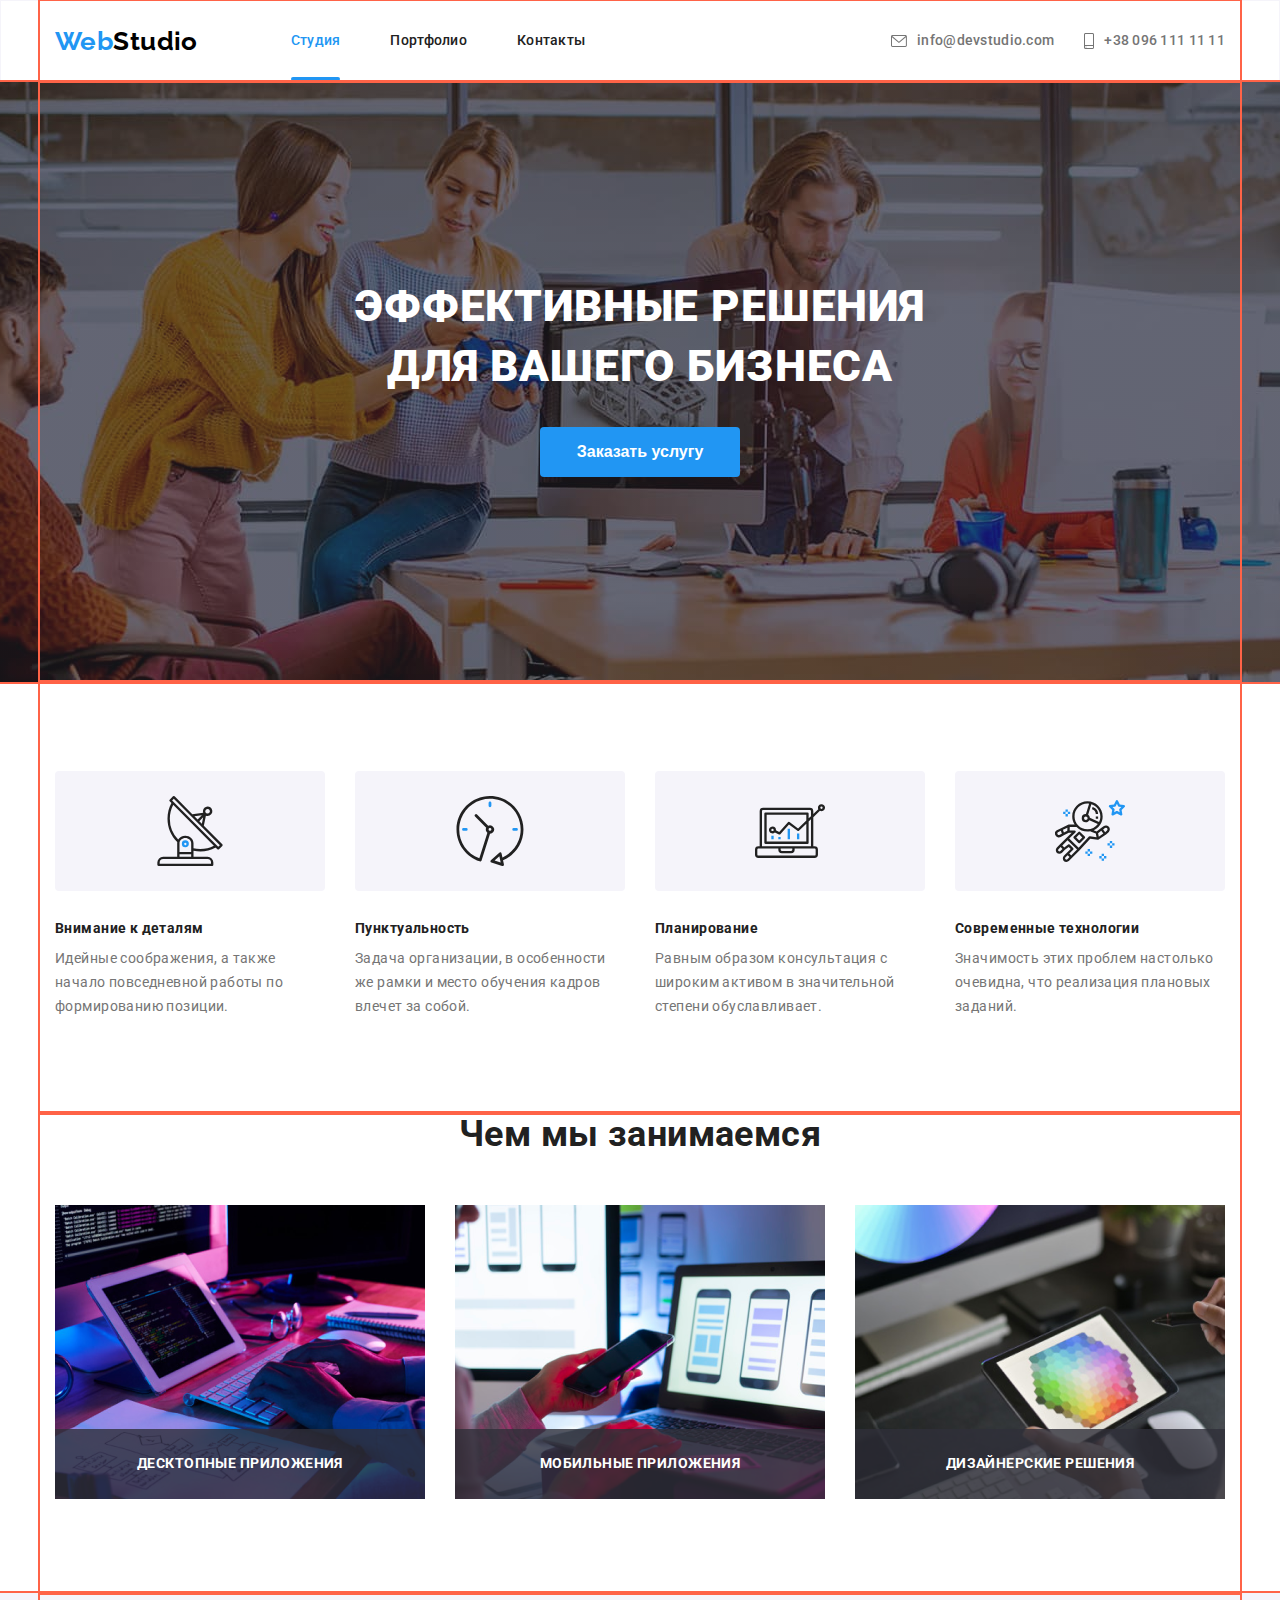
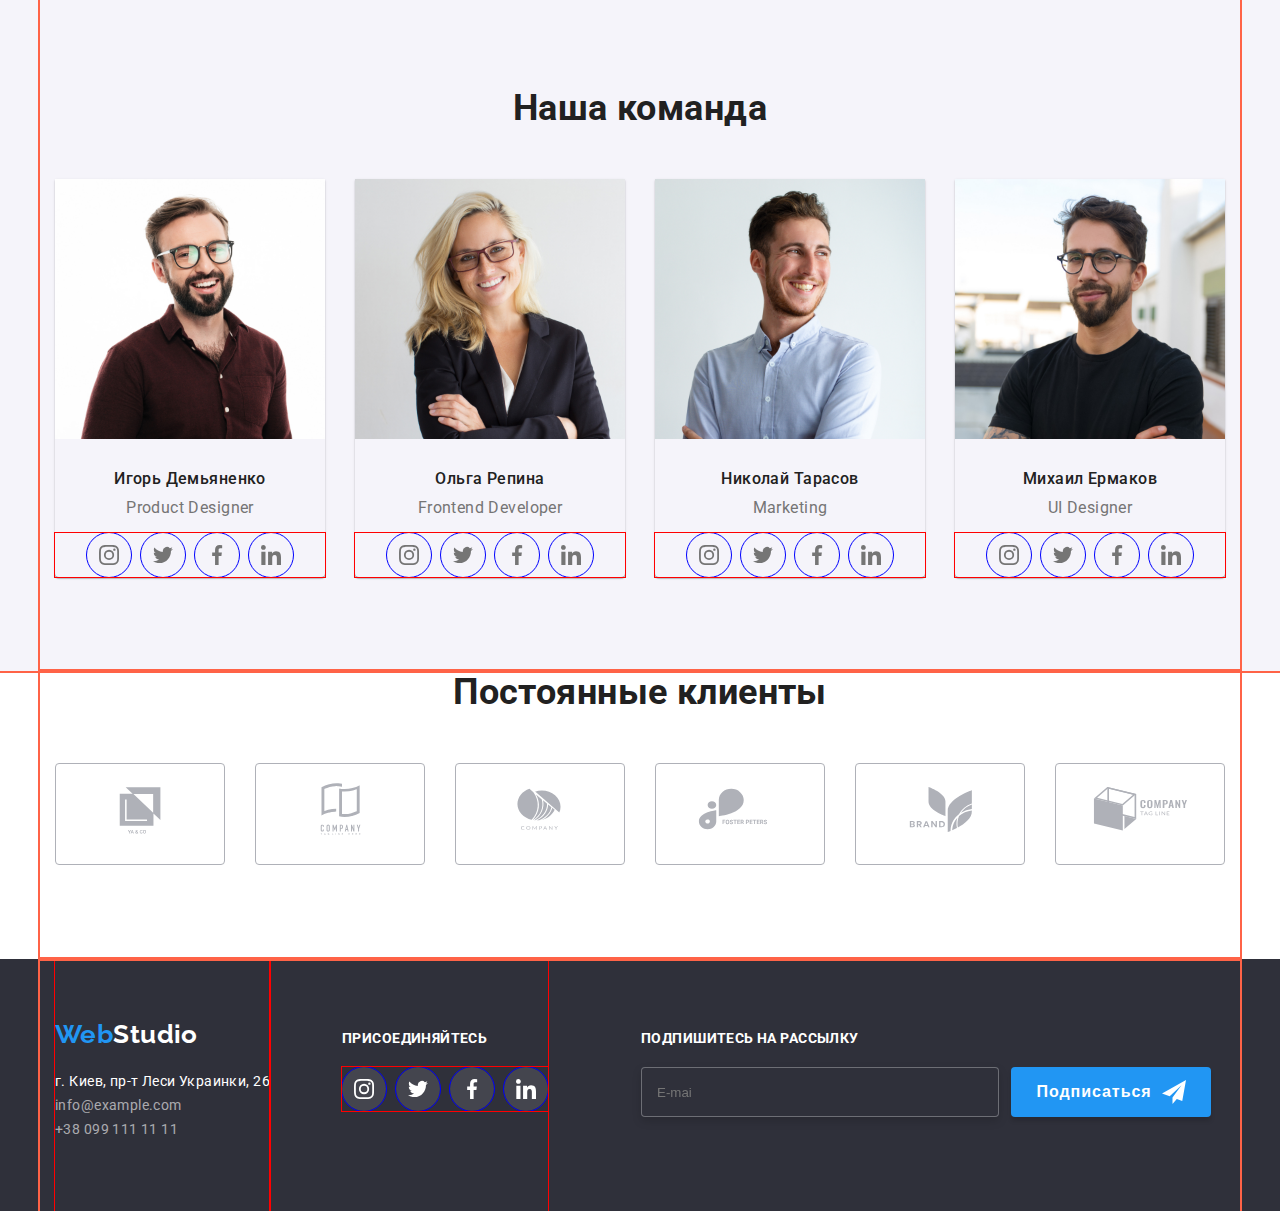
<file: index.html>
<!DOCTYPE html>
<html lang="ru">
  <head>
    <meta charset="UTF-8" />
    <meta http-equiv="X-UA-Compatible" content="IE=edge" />
    <meta name="viewport" content="width=device-width, initial-scale=1.0" />
    <title>Document</title>

    <link rel="preconnect" href="https://fonts.googleapis.com" />
    <link rel="preconnect" href="https://fonts.gstatic.com" crossorigin />
    <link
      href="https://fonts.googleapis.com/css2?family=Edu+VIC+WA+NT+Beginner:wght@400;500;600&family=Raleway:wght@700&family=Roboto:wght@400;500;700;900&display=swap"
      rel="stylesheet"
    />
    <link
      rel="stylesheet"
      href="https://cdnjs.cloudflare.com/ajax/libs/modern-normalize/1.1.0/modern-normalize.min.css"
      integrity="sha512-wpPYUAdjBVSE4KJnH1VR1HeZfpl1ub8YT/NKx4PuQ5NmX2tKuGu6U/JRp5y+Y8XG2tV+wKQpNHVUX03MfMFn9Q=="
      crossorigin="anonymous"
      referrerpolicy="no-referrer"
    />

    <link rel="stylesheet" href="./css/common.css" />
    <link rel="stylesheet" href="./css/main.css" />
  </head>
  <body>
    <!--Шапка сайта-->
    <header>
      <div class="container main-nav">
        <nav>
          <a href="./" class="logo"> <span>Web</span>Studio </a>

          <ul class="site-nav">
            <li class="item"><a href="" class="current">Студия</a></li>
            <li class="item"><a href="./portfolio.html">Портфолио</a></li>
            <li class="item"><a href="">Контакты</a></li>
          </ul>
        </nav>

        <ul class="contacts">
          <li class="item" aria-label="Имейл">
            <svg class="icon-envelope" width="16" height="12">
              <use href="./images/icons.svg#icon-envelope"></use>
            </svg>
            <a href="mailto:info@devstudio.com">info@devstudio.com</a>
          </li>
          <li class="item" aria-label="Номер телефона">
            <svg class="icon-smartphone" width="10" height="16">
              <use href="./images/icons.svg#icon-smartphone"></use>
            </svg>
            <a href="tel:+380961111111">+38 096 111 11 11</a>
          </li>
        </ul>
      </div>
    </header>

    <main>
      <!--Герой-->
      <section class="hero">
        <div class="container">
          <h1 class="hero-title">
            Эффективные решения <br />для вашего бизнеса
          </h1>
          <button type="button" class="button primary" data-modal-open>
            Заказать услугу
          </button>
        </div>
      </section>
      <!--Преимущества-->
      <section class="section">
        <div class="container">
          <h2 class="visually-hidden">Наши преимущества</h2>
          <ul class="quality">
            <li class="list-item">
              <div class="icon">
                <svg class="icon-antenna" width="70" height="70">
                  <use href="./images/icons.svg#icon-antenna"></use>
                </svg>
              </div>
              <h3 class="section-title">Внимание к деталям</h3>
              <p class="section-text">
                Идейные соображения, а также начало повседневной работы по
                формированию позиции.
              </p>
            </li>
            <li class="list-item">
              <div class="icon">
                <svg class="icon-clock" width="70" height="70">
                  <use href="./images/icons.svg#icon-clock"></use>
                </svg>
              </div>
              <h3 class="section-title">Пунктуальность</h3>
              <p class="section-text">
                Задача организации, в особенности же рамки и место обучения
                кадров влечет за собой.
              </p>
            </li>
            <li class="list-item">
              <div class="icon">
                <svg class="icon-diagram" width="70" height="70">
                  <use href="./images/icons.svg#icon-diagram"></use>
                </svg>
              </div>
              <h3 class="section-title">Планирование</h3>
              <p class="section-text">
                Равным образом консультация с широким активом в значительной
                степени обуславливает.
              </p>
            </li>
            <li class="list-item">
              <div class="icon">
                <svg class="icon-astronaut" width="70" height="70">
                  <use href="./images/icons.svg#icon-astronaut"></use>
                </svg>
              </div>
              <h3 class="section-title">Современные технологии</h3>
              <p class="section-text">
                Значимость этих проблем настолько очевидна, что реализация
                плановых заданий.
              </p>
            </li>
          </ul>
        </div>
      </section>
      <!--Примеры работ-->
      <section class="section works">
        <div class="container">
          <h2 class="section-title">Чем мы занимаемся</h2>
          <ul class="works-item">
            <li>
              <div class="thumb">
                <img
                  src="./images/box1.png"
                  alt="Отображение проекта на планшете"
                  width="370"
                />
                <p class="label">Десктопные приложения</p>
              </div>
            </li>
            <li>
              <div class="thumb">
                <img
                  src="./images/box2.png"
                  alt="Отображение проекта на смартфоне"
                  width="370"
                />
                <p class="label">Мобильные приложения</p>
              </div>
            </li>
            <li>
              <div class="thumb">
                <img
                  src="./images/box3.png"
                  alt="Отображение цветоого градиента на планшете"
                  width="370"
                />
                <p class="label">Дизайнерские решения</p>
              </div>
            </li>
          </ul>
        </div>
      </section>
      <!--Команда работников-->
      <section class="section team">
        <div class="container">
          <h2 class="section-title">Наша команда</h2>
          <ul class="workers">
            <li class="person">
              <img
                src="./images/teamcard1.jpg"
                alt="Игорь Демьяненко дизайнер"
                width="270"
              />
              <h3 class="team-title">Игорь Демьяненко</h3>
              <p class="job-title" lang="en">Product Designer</p>
              <ul class="webs-link">
                <li>
                  <a class="link" href="instagram"></a>
                  <svg
                    class="webs-link-icon icon-instagram"
                    width="20"
                    height="20"
                  >
                    <use href="./images/icons.svg#icon-instagram"></use>
                  </svg>
                </li>
                <li>
                  <a class="link" href="twiter"></a>
                  <svg
                    class="webs-link-icon icon-twiter"
                    width="20"
                    height="20"
                  >
                    <use href="./images/icons.svg#icon-twitter"></use>
                  </svg>
                </li>
                <li>
                  <a class="link" href="facebook"></a>
                  <svg
                    class="webs-link-icon icon-facebook"
                    width="20"
                    height="20"
                  >
                    <use href="./images/icons.svg#icon-facebook"></use>
                  </svg>
                </li>
                <li>
                  <a class="link" href="linkedin"></a>
                  <svg
                    class="webs-link-icon icon-linkedin"
                    width="20"
                    height="20"
                  >
                    <use href="./images/icons.svg#icon-linkedin"></use>
                  </svg>
                </li>
              </ul>
            </li>
            <li class="person">
              <img
                src="./images/teamcard2.jpg"
                alt="Ольга Репина разработчик"
                width="270"
              />
              <h3 class="team-title">Ольга Репина</h3>
              <p class="job-title" lang="en">Frontend Developer</p>
              <ul class="webs-link">
                <li>
                  <a class="link" href="instagram"></a>
                  <svg
                    class="webs-link-icon icon-instagram"
                    width="20"
                    height="20"
                  >
                    <use href="./images/icons.svg#icon-instagram"></use>
                  </svg>
                </li>
                <li>
                  <a class="link" href="twiter"></a>
                  <svg
                    class="webs-link-icon icon-twiter"
                    width="20"
                    height="20"
                  >
                    <use href="./images/icons.svg#icon-twitter"></use>
                  </svg>
                </li>
                <li>
                  <a class="link" href="facebook"></a>
                  <svg
                    class="webs-link-icon icon-facebook"
                    width="20"
                    height="20"
                  >
                    <use href="./images/icons.svg#icon-facebook"></use>
                  </svg>
                </li>
                <li>
                  <a class="link" href="linkedin"></a>
                  <svg
                    class="webs-link-icon icon-linkedin"
                    width="20"
                    height="20"
                  >
                    <use href="./images/icons.svg#icon-linkedin"></use>
                  </svg>
                </li>
              </ul>
            </li>
            <li class="person">
              <img
                src="./images/teamcard3.jpg"
                alt="Николай Тарасов маркетолог"
                width="270"
              />
              <h3 class="team-title">Николай Тарасов</h3>
              <p class="job-title" lang="en">Marketing</p>
              <ul class="webs-link">
                <li>
                  <a class="link" href="instagram"></a>
                  <svg
                    class="webs-link-icon icon-instagram"
                    width="20"
                    height="20"
                  >
                    <use href="./images/icons.svg#icon-instagram"></use>
                  </svg>
                </li>
                <li>
                  <a class="link" href="twiter"></a>
                  <svg
                    class="webs-link-icon icon-twiter"
                    width="20"
                    height="20"
                  >
                    <use href="./images/icons.svg#icon-twitter"></use>
                  </svg>
                </li>
                <li>
                  <a class="link" href="facebook"></a>
                  <svg
                    class="webs-link-icon icon-facebook"
                    width="20"
                    height="20"
                  >
                    <use href="./images/icons.svg#icon-facebook"></use>
                  </svg>
                </li>
                <li>
                  <a class="link" href="linkedin"></a>
                  <svg
                    class="webs-link-icon icon-linkedin"
                    width="20"
                    height="20"
                  >
                    <use href="./images/icons.svg#icon-linkedin"></use>
                  </svg>
                </li>
              </ul>
            </li>
            <li class="person">
              <img
                src="./images/teamcard4.jpg"
                alt="Михаил Ермаков дизайнер"
                width="270"
              />
              <h3 class="team-title">Михаил Ермаков</h3>
              <p class="job-title" lang="en">UI Designer</p>
              <ul class="webs-link">
                <li>
                  <a class="link" href="instagram"></a>
                  <svg
                    class="webs-link-icon icon-instagram"
                    width="20"
                    height="20"
                  >
                    <use href="./images/icons.svg#icon-instagram"></use>
                  </svg>
                </li>
                <li>
                  <a class="link" href="twiter"></a>
                  <svg
                    class="webs-link-icon icon-twiter"
                    width="20"
                    height="20"
                  >
                    <use href="./images/icons.svg#icon-twitter"></use>
                  </svg>
                </li>
                <li>
                  <a class="link" href="facebook"></a>
                  <svg
                    class="webs-link-icon icon-facebook"
                    width="20"
                    height="20"
                  >
                    <use href="./images/icons.svg#icon-facebook"></use>
                  </svg>
                </li>
                <li>
                  <a class="link" href="linkedin"></a>
                  <svg
                    class="webs-link-icon icon-linkedin"
                    width="20"
                    height="20"
                  >
                    <use href="./images/icons.svg#icon-linkedin"></use>
                  </svg>
                </li>
              </ul>
            </li>
          </ul>
        </div>
      </section>
      <!-- Постоянные клиенты -->
      <section>
        <div class="container">
          <h2 class="titel-clients">Постоянные клиенты</h2>
          <ul class="list-clients">
            <li class="client">
              <span class="visually-hidden">YA & CO</span>
              <svg class="client-logo" width="106" height="60">
                <use href="./images/icons.svg#icon-Logo"></use>
              </svg>
            </li>
            <li class="client">
              <span class="visually-hidden">Company tagline here</span>
              <svg class="client-logo" width="106" height="60">
                <use href="./images/icons.svg#icon-Logo1"></use>
              </svg>
            </li>
            <li class="client">
              <span class="visually-hidden">Company</span>
              <svg class="client-logo" width="106" height="60">
                <use href="./images/icons.svg#icon-Logo2"></use>
              </svg>
            </li>
            <li class="client">
              <span class="visually-hidden">Foster peters</span>
              <svg class="client-logo" width="106" height="60">
                <use href="./images/icons.svg#icon-Logo3"></use>
              </svg>
            </li>
            <li class="client">
              <span class="visually-hidden">Brand</span>
              <svg class="client-logo" width="106" height="60">
                <use href="./images/icons.svg#icon-Logo4"></use>
              </svg>
            </li>
            <li class="client">
              <span class="visually-hidden">Company tag line</span>
              <svg class="client-logo" width="106" height="60">
                <use href="./images/icons.svg#icon-Logo5"></use>
              </svg>
            </li>
          </ul>
        </div>
      </section>
    </main>
    <!--Футер-->
    <footer class="footer">
      <div class="container">
        <div class="guide">
          <a href="./" class="logo"> <span>Web</span>Studio </a>
          <address class="footer address">
            <p>г. Киев, пр-т Леси Украинки, 26</p>
            <a class="link" href="mailto:info@example.com">info@example.com</a>
            <a class="link" href="tel:+0380991111111">+38 099 111 11 11</a>
          </address>
        </div>
        <div class="webs">
          <h3>присоединяйтесь</h3>
          <ul class="footer-webs-link">
            <li>
              <a class="link icon-instagram" href="instagram"></a>
              <svg class="footer-links" width="20" height="20">
                <use href="./images/icons.svg#icon-instagramwhite"></use>
              </svg>
            </li>
            <li>
              <a class="link icon-twiter" href="twiter"></a>
              <svg class="footer-links" width="20" height="20">
                <use href="./images/icons.svg#icon-twitterwhite"></use>
              </svg>
            </li>
            <li>
              <a class="link icon-facebook" href="facebook"></a>
              <svg class="footer-links" width="20" height="20">
                <use href="./images/icons.svg#icon-facebookwhite"></use>
              </svg>
            </li>
            <li>
              <a class="link icon-linkedin" href="linkedin"></a>
              <svg class="footer-links" width="20" height="20">
                <use href="./images/icons.svg#icon-linkedinwhite"></use>
              </svg>
            </li>
          </ul>
        </div>
        <div class="follow">
          <h3>Подпишитесь на рассылку</h3>
          <form class="form-follow">
            <div class="form-field-follow">
              <label for="mail" class="form-label visually-hidden">Почта</label>
              <input type="email" name="mail" id="mail" placeholder="E-mai" />

              <button type="submit" class="button-follow">
                <span>Подписаться</span>
                <svg class="icon-button-follow" width="24" height="24">
                  <use href="./images/icons.svg#icon-send"></use>
                </svg>
              </button>
            </div>
          </form>
        </div>
      </div>
    </footer>
    <!-- Бэкдроп и модальное окно -->
    <div class="backdrop is-hidden" data-modal>
      <div class="modal">
        <form class="form js-speaker-form">
          <div class="form-button">
            <button class="button-close" aria-label="Закрыть" data-modal-close>
              <svg class="icon-button-close" width="18" height="18">
                <use href="./images/icons.svg#icon-close"></use>
              </svg>
            </button>
          </div>

          <h2 class="form-title">Оставьте свои данные, мы вам перезвоним</h2>

          <div class="form-field">
            <label for="name" class="form-label">Имя</label>
            <div class="thumb-form">
              <input class="form-input" type="text" name="name" id="name" />
              <svg class="icon-form" width="18" height="18">
                <use href="./images/icons.svg#icon-person"></use>
              </svg>
            </div>
          </div>

          <div class="form-field">
            <label for="tel" class="form-label">Телефон</label>
            <div class="thumb-form">
              <input type="tel" name="tel" id="tel" />
              <svg class="icon-form" width="18" height="18">
                <use href="./images/icons.svg#icon-phone"></use>
              </svg>
            </div>
          </div>

          <div class="form-field">
            <label for="mail" class="form-label">Почта</label>
            <div class="thumb-form">
              <input type="email" name="mail" id="mail" />
              <svg class="icon-form" width="18" height="18">
                <use href="./images/icons.svg#icon-email"></use>
              </svg>
            </div>
          </div>

          <div class="form-field">
            <label for="comment" class="form-label">Коментарий</label>
            <textarea
              name="comment"
              id="comment"
              rows="10"
              placeholder="Введите текст"
            ></textarea>
          </div>

          <label class="form-field check-label">
            <input
              class="checkbox visually-hidden"
              type="checkbox"
              name="agreement"
              value="agreement"
            />
            <span class="checkbox-icon"></span>
            <span>Соглашаюсь с рассылкой и принимаю </span>
            <a class="check-link" href=""> Условия договора</a>
          </label>

          <button type="submit" class="button-submit">Отправить</button>
        </form>
      </div>
    </div>
    <script src="./modal.js"></script>
    <script src="./submit.js"></script>
  </body>
</html>
</file>
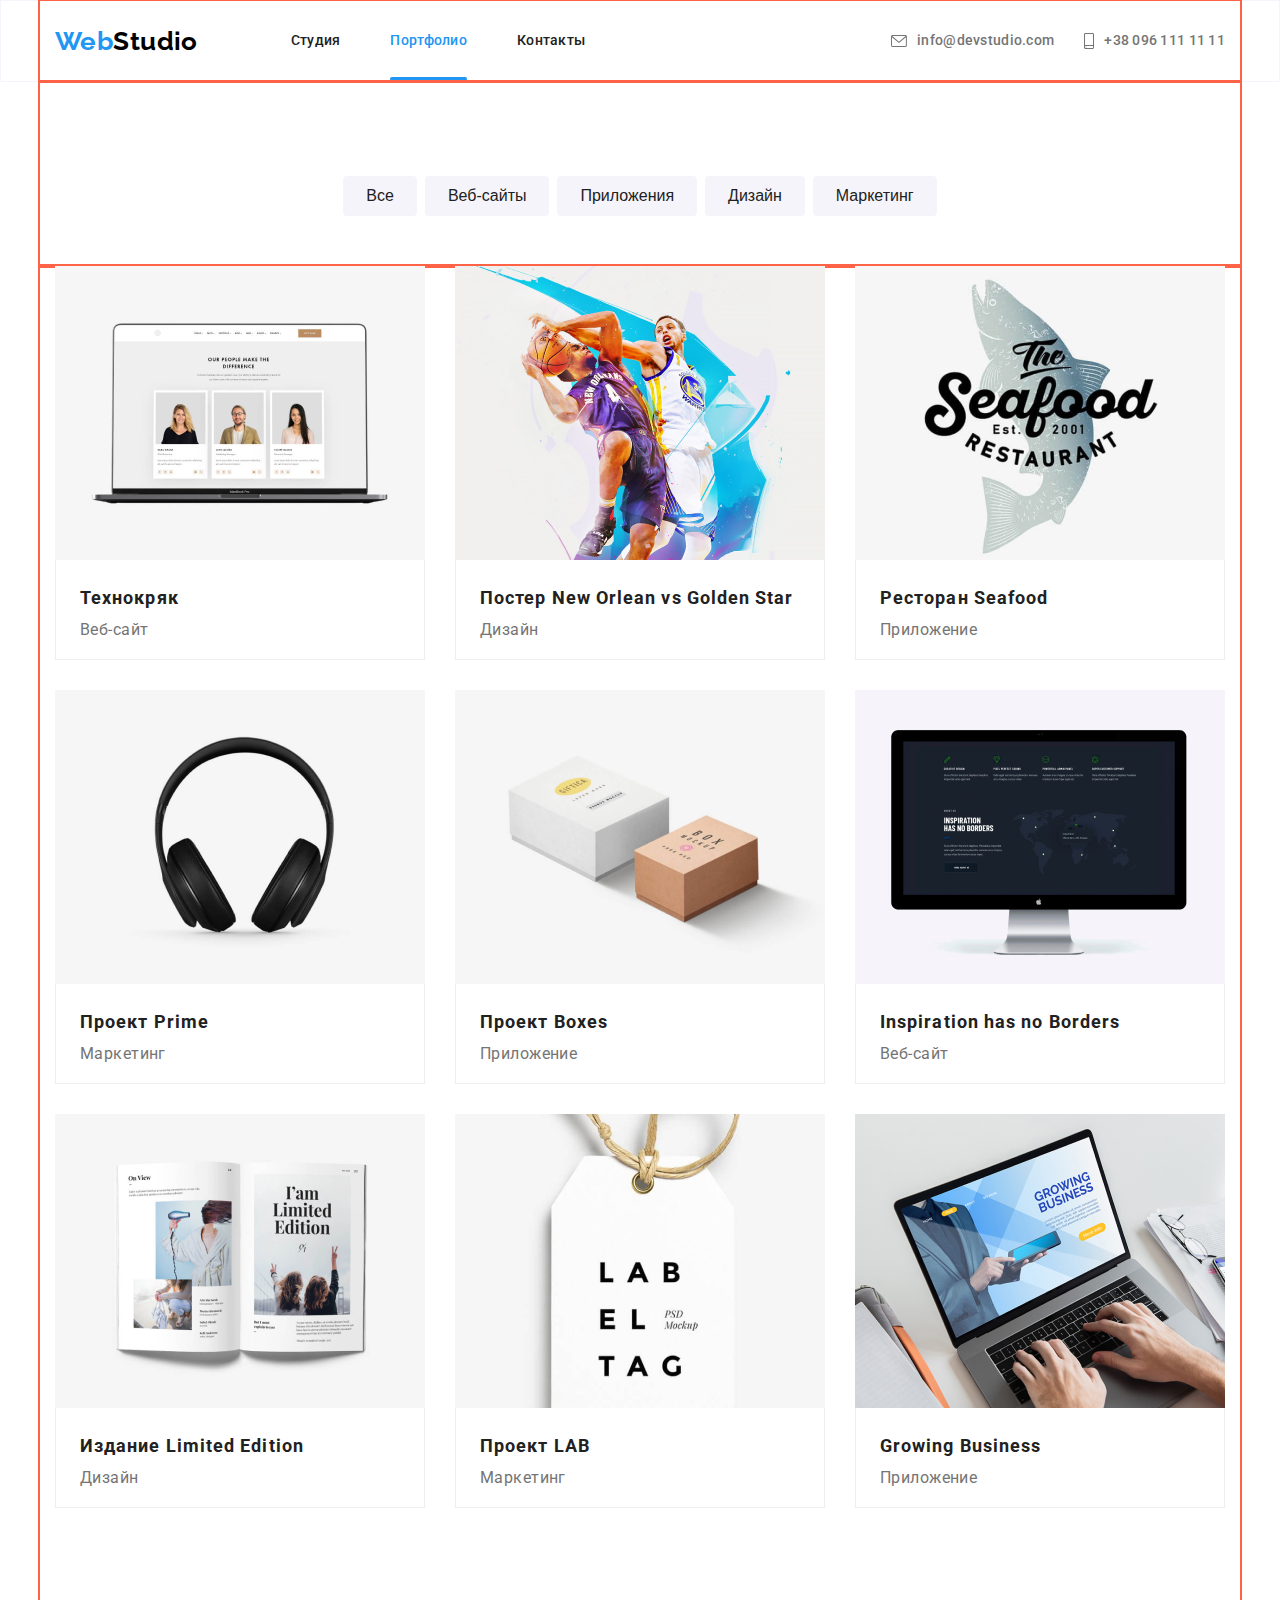
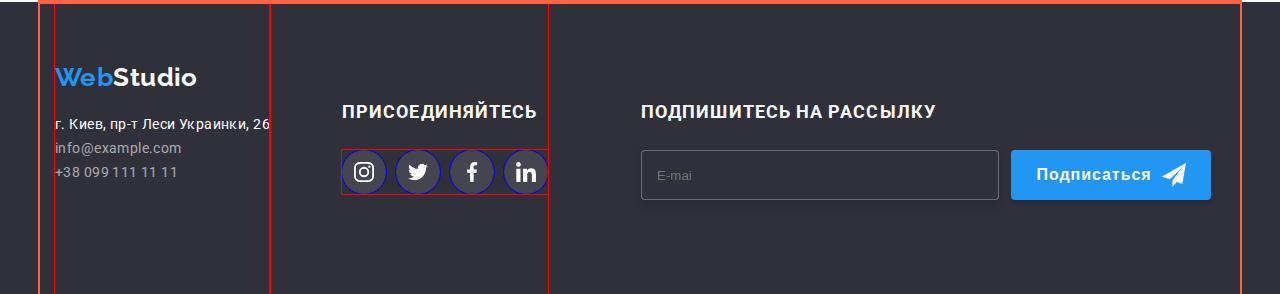
<file: portfolio.html>
<!DOCTYPE html>
<html lang="ru">
  <head>
    <meta charset="UTF-8" />
    <meta http-equiv="X-UA-Compatible" content="IE=edge" />
    <meta name="viewport" content="width=device-width, initial-scale=1.0" />
    <title>Document</title>

    <link rel="preconnect" href="https://fonts.googleapis.com" />
    <link rel="preconnect" href="https://fonts.gstatic.com" crossorigin />
    <link
      href="https://fonts.googleapis.com/css2?family=Edu+VIC+WA+NT+Beginner:wght@400;500;600&family=Raleway:wght@700&family=Roboto:wght@400;500;700;900&display=swap"
      rel="stylesheet"
    />

    <link
      rel="stylesheet"
      href="https://cdnjs.cloudflare.com/ajax/libs/modern-normalize/1.1.0/modern-normalize.min.css"
      integrity="sha512-wpPYUAdjBVSE4KJnH1VR1HeZfpl1ub8YT/NKx4PuQ5NmX2tKuGu6U/JRp5y+Y8XG2tV+wKQpNHVUX03MfMFn9Q=="
      crossorigin="anonymous"
      referrerpolicy="no-referrer"
    />

    <link rel="stylesheet" href="./css/common.css" />
    <link rel="stylesheet" href="./css/portfolio.css" />
  </head>
  <body>
    <h1 class="visually-hidden">Страница портфолио</h1>

    <!--Шапка сайта-->
    <header>
      <div class="container main-nav">
        <nav>
          <a href="./" class="logo"> <span>Web</span>Studio </a>

          <ul class="site-nav">
            <li class="item"><a href="./index.html">Студия</a></li>
            <li class="item">
              <a href="./portfolio.html" class="current">Портфолио</a>
            </li>
            <li class="item"><a href="">Контакты</a></li>
          </ul>
        </nav>

        <ul class="contacts">
          <li class="item" aria-label="Имейл">
            <svg class="icon-envelope" width="16" height="12">
              <use href="./images/icons.svg#icon-envelope"></use>
            </svg>
            <a href="mailto:info@devstudio.com">info@devstudio.com</a>
          </li>
          <li class="item" aria-label="Номер телефона">
            <svg class="icon-smartphone" width="10" height="16">
              <use href="./images/icons.svg#icon-smartphone"></use>
            </svg>
            <a href="tel:+380961111111">+38 096 111 11 11</a>
          </li>
        </ul>
      </div>
    </header>

    <main>
      <!--Навигационные кнопки-->
      <section class="button">
        <div class="container">
          <ul class="button-nav">
            <li><button type="button" class="nav">Все</button></li>
            <li><button type="button" class="nav">Веб-сайты</button></li>
            <li><button type="button" class="nav">Приложения</button></li>
            <li><button type="button" class="nav">Дизайн</button></li>
            <li><button type="button" class="nav">Маркетинг</button></li>
          </ul>
        </div>
      </section>

      <!--Перечень работ-->
      <section class="works">
        <div class="container">
          <h2 class="visually-hidden">Наши проекты</h2>
          <ul class="our-works">
            <li>
              <a>
                <div class="thumb">
                  <img
                    src="./portfolio_images/site1.jpg"
                    alt="Сайт Технокряк"
                    width="370"
                  />
                  <p class="description">
                    Ресурс предлагает комплексные предложения с разным уровнем
                    функционала и сервисов. Все это позволит посетителю получить
                    исчерпывающие сведения о компании или частном лице.
                  </p>
                </div>
                <div class="small-border">
                  <h3>Технокряк</h3>
                  <p class="text">Веб-сайт</p>
                </div>
              </a>
            </li>
            <li>
              <a>
                <div class="thumb">
                  <img
                    src="./portfolio_images/site2.jpg"
                    alt="Постер матча"
                    width="370"
                  />
                  <p class="description">
                    Ресурс предлагает комплексные предложения с разным уровнем
                    функционала и сервисов. Все это позволит посетителю получить
                    исчерпывающие сведения о компании или частном лице.
                  </p>
                </div>
                <div class="small-border">
                  <h3>Постер New Orlean vs Golden Star</h3>
                  <p class="text">Дизайн</p>
                </div>
              </a>
            </li>
            <li>
              <a>
                <div class="thumb">
                  <img
                    src="./portfolio_images/site3.jpg"
                    alt="Приложение ресторана"
                    width="370"
                  />
                  <p class="description">
                    Ресурс предлагает комплексные предложения с разным уровнем
                    функционала и сервисов. Все это позволит посетителю получить
                    исчерпывающие сведения о компании или частном лице.
                  </p>
                </div>
                <div class="small-border">
                  <h3>Ресторан Seafood</h3>
                  <p class="text">Приложение</p>
                </div>
              </a>
            </li>
            <li>
              <a>
                <div class="thumb">
                  <img
                    src="./portfolio_images/site4.jpg"
                    alt="Маркетинг проект"
                    width="370"
                  />
                  <p class="description">
                    Ресурс предлагает комплексные предложения с разным уровнем
                    функционала и сервисов. Все это позволит посетителю получить
                    исчерпывающие сведения о компании или частном лице.
                  </p>
                </div>
                <div class="small-border">
                  <h3>Проект Prime</h3>
                  <p class="text">Маркетинг</p>
                </div>
              </a>
            </li>
            <li>
              <a>
                <div class="thumb">
                  <img
                    src="./portfolio_images/site5.jpg"
                    alt="Приложение для проекта"
                    width="370"
                  />
                  <p class="description">
                    Ресурс предлагает комплексные предложения с разным уровнем
                    функционала и сервисов. Все это позволит посетителю получить
                    исчерпывающие сведения о компании или частном лице.
                  </p>
                </div>
                <div class="small-border">
                  <h3>Проект Boxes</h3>
                  <p class="text">Приложение</p>
                </div>
              </a>
            </li>
            <li>
              <a>
                <div class="thumb">
                  <img
                    src="./portfolio_images/site6.jpg"
                    alt="Оформленный сайт"
                    width="370"
                  />
                  <p class="description">
                    Ресурс предлагает комплексные предложения с разным уровнем
                    функционала и сервисов. Все это позволит посетителю получить
                    исчерпывающие сведения о компании или частном лице.
                  </p>
                </div>
                <div class="small-border">
                  <h3 lang="en">Inspiration has no Borders</h3>
                  <p class="text">Веб-сайт</p>
                </div>
              </a>
            </li>
            <li>
              <a>
                <div class="thumb">
                  <img
                    src="./portfolio_images/site7.jpg"
                    alt="Оформленный дизайн книги"
                    width="370"
                  />
                  <p class="description">
                    Ресурс предлагает комплексные предложения с разным уровнем
                    функционала и сервисов. Все это позволит посетителю получить
                    исчерпывающие сведения о компании или частном лице.
                  </p>
                </div>
                <div class="small-border">
                  <h3>Издание Limited Edition</h3>
                  <p class="text">Дизайн</p>
                </div>
              </a>
            </li>
            <li>
              <a>
                <div class="thumb">
                  <img
                    src="./portfolio_images/site8.jpg"
                    alt="Маркетинг проект"
                    width="370"
                  />
                  <p class="description">
                    Ресурс предлагает комплексные предложения с разным уровнем
                    функционала и сервисов. Все это позволит посетителю получить
                    исчерпывающие сведения о компании или частном лице.
                  </p>
                </div>
                <div class="small-border">
                  <h3>Проект LAB</h3>
                  <p class="text">Маркетинг</p>
                </div>
              </a>
            </li>
            <li class="last-element">
              <a>
                <div class="thumb">
                  <img
                    src="./portfolio_images/site9.jpg"
                    alt="Приложение для бизнесса"
                    width="370"
                  />
                  <p class="description">
                    Ресурс предлагает комплексные предложения с разным уровнем
                    функционала и сервисов. Все это позволит посетителю получить
                    исчерпывающие сведения о компании или частном лице.
                  </p>
                </div>
                <div class="small-border">
                  <h3 lang="en">Growing Business</h3>
                  <p class="text">Приложение</p>
                </div>
              </a>
            </li>
          </ul>
        </div>
      </section>
    </main>
    <!--Футер-->
    <footer class="footer">
      <div class="container">
        <div class="guide">
          <a href="./" class="logo"> <span>Web</span>Studio </a>
          <address class="footer address">
            <p>г. Киев, пр-т Леси Украинки, 26</p>
            <a class="link" href="mailto:info@example.com">info@example.com</a>
            <a class="link" href="tel:+0380991111111">+38 099 111 11 11</a>
          </address>
        </div>
        <div class="webs">
          <h3>присоединяйтесь</h3>
          <ul class="footer-webs-link">
            <li>
              <a class="link icon-instagram" href="instagram"></a>
              <svg class="footer-links" width="20" height="20">
                <use href="./images/icons.svg#icon-instagramwhite"></use>
              </svg>
            </li>
            <li>
              <a class="link icon-twiter" href="twiter"></a>
              <svg class="footer-links" width="20" height="20">
                <use href="./images/icons.svg#icon-twitterwhite"></use>
              </svg>
            </li>
            <li>
              <a class="link icon-facebook" href="facebook"></a>
              <svg class="footer-links" width="20" height="20">
                <use href="./images/icons.svg#icon-facebookwhite"></use>
              </svg>
            </li>
            <li>
              <a class="link icon-linkedin" href="linkedin"></a>
              <svg class="footer-links" width="20" height="20">
                <use href="./images/icons.svg#icon-linkedinwhite"></use>
              </svg>
            </li>
          </ul>
        </div>
        <div class="follow">
          <h3>Подпишитесь на рассылку</h3>
          <form class="form-follow">
            <div class="form-field-follow">
              <label for="mail" class="form-label visually-hidden">Почта</label>
              <input type="email" name="mail" id="mail" placeholder="E-mai" />

              <button type="submit" class="button-follow">
                <span>Подписаться</span>
                <svg class="icon-button-follow" width="24" height="24">
                  <use href="./images/icons.svg#icon-send"></use>
                </svg>
              </button>
            </div>
          </form>
        </div>
      </div>
    </footer>
  </body>
</html>
</file>
<file: css/common.css>
/* вторичный цвет текста, так как их не много #212121 (все заголовки) */
/* основной цвет текста, тот которого больше всего на странице #757575 */
/* белый #FFFFFF (первая секция с крупным текстом)*/
/* чёрный #000000 */
/* акцент синий #2196F3 */

/* вторичный цвет фона светлый #F5F4FA */
/* вторичный цвет фона тёмный #2F303A */

:root {
  --primary-text-color: #757575;
  --title-text-color: #212121;
  --accent-color: #2196f3;
  --accent-color-hover: #188ce8;
  --primary-white-color: #ffffff;
  --primary-black-color: rgb(0, 0, 0);
  --bg-dark-color: #2f303a;
  --bg-light-color: #f5f4fa;
  --border-color: #afb1b8;
  --border-color-portfolio: #eeeeee;

  --animation: 250ms cubic-bezier(0.4, 0, 0.2, 1);
}

input,
textarea {
  outline: none;
}

*,
::after,
::before {
  box-sizing: border-box;
}

button,
a,
.item {
  cursor: pointer;
}

button {
  border-style: none;
}

h2,
h3,
p {
  margin: 0;
}

.container {
  outline: 2px solid tomato;

  width: 1200px;
  padding-left: 15px;
  padding-right: 15px;

  margin: 0 auto;
}

.visually-hidden {
  position: absolute;
  width: 1px;
  height: 1px;
  margin: -1px;
  border: 0;
  padding: 0;
  clip: rect(0 0 0 0);
  overflow: hidden;
}

body {
  background-color: var(--primary-white-color);
  color: var(--primary-text-color);

  font-size: 14px;
  line-height: 1.71;
  font-family: Roboto, sans-serif;
  letter-spacing: 0.03em;

  margin: 0;
}

img {
  display: block;
  max-width: 100%;
}

header {
  margin: 0 auto;
  border: 1px solid var(--bg-light-color);
}
/* Logo */
.logo {
  color: var(--primary-black-color);
  font-family: Raleway, sans-serif;

  font-weight: 700;
  font-size: 26px;
  line-height: 1.19;
  text-decoration: none;
}

.logo > span {
  color: var(--accent-color);
}

/* Отключает символьную точку в списке */
ul {
  list-style: none;
  padding: 0;
  margin: 0;
}

/* Шапка сайта */
/* Site nav */
.main-nav nav {
  display: flex;
  align-items: center;
}

.main-nav {
  display: flex;
  align-items: center;
}

.site-nav {
  margin-left: 93px;
}

.main-nav .contacts {
  margin-left: auto;
}

.site-nav,
.contacts {
  font-weight: 500;
  font-size: 14px;
  line-height: 1.14;
  letter-spacing: 0.02em;

  display: flex;
}

.site-nav .item {
  margin-right: 50px;
}

.contacts .item {
  margin-right: 30px;
  display: flex;
}

.site-nav .item:last-child,
.contacts .item:last-child {
  margin-right: 0;
}

.site-nav .item {
  display: block;
  padding-top: 32px;
}

/* Или два кортких варианта для очистки крайних марджинов последних елементов
Делается обязательно!!! */

/* .site-nav .item:not(:last-child) {
  margin-right: 50px;
} */

/* .site-nav .item + .item {
  margin-left: 50px;
} */

.site-nav a {
  color: var(--title-text-color);
  text-decoration: none;
}

.site-nav a:hover,
.site-nav a:focus {
  color: var(--accent-color);
  transition: color var(--animation);
}

.site-nav a.current::after {
  content: " ";
  display: block;
  min-width: 48px;
  min-height: 4px;
  background-color: var(--accent-color);
  border-radius: 2px;

  margin-top: 28px;
}

.site-nav a.current {
  color: var(--accent-color);
}

.contacts a {
  color: var(--primary-text-color);
  text-decoration: none;
}
/* .contacts a:hover,
.contacts a:focus {
  color: var(--accent-color);
} */

.item .icon-envelope,
.item .icon-smartphone {
  margin-right: 10px;
  fill: var(--primary-text-color);
}
.item:hover a {
  color: var(--accent-color);
  transition: color var(--animation);
}
.item:hover .icon-envelope,
.item:focus .icon-envelope,
.item:hover .icon-smartphone,
.item:focus .icon-smartphone {
  fill: var(--accent-color);
  transition: fill var(--animation);
}

.contacts .item {
  display: flex;
  align-items: center;
}

/* .contacts .item::before {
  display: inline-block;
  content: "";
  background-size: conain;
  background-position: center;
  margin-right: 10px;
} */

/* .icon-envelope::before {
  width: 16px;
  height: 12px;
  background-image: url(../imagescss/envelope.svg);
} */

/* .icon-smartphone::before {
  width: 10px;
  height: 16px;
  background-image: url(../imagescss/smartphone.svg);
} */

/* Footer */
.footer {
  background-color: var(--bg-dark-color);
}

.footer .container {
  display: flex;
}

.guide {
  outline: 1px solid red;
}

.footer .guide {
  padding-top: 60px;
  padding-bottom: 60px;
}

.footer .address {
  color: var(--primary-white-color);
  font-style: normal;
  display: block;
}

.footer.address .link {
  color: rgba(255, 255, 255, 0.6);
  text-decoration: none;
  display: block;
}

.footer .logo {
  color: var(--primary-white-color);

  display: inline-block;
  padding-bottom: 20px;
}

.webs {
  padding-top: 72px;
  padding-bottom: 100px;
  padding-left: 72px;
  outline: 1px solid red;
}

.webs h3,
.follow h3 {
  color: var(--primary-white-color);
  text-transform: uppercase;
  margin-bottom: 20px;
}

.footer-webs-link {
  outline: 1px solid red;
  display: flex;
  height: 44px;
  gap: 10px;
}

.footer-webs-link li {
  outline: 1px solid blue;
  width: 44px;
  height: 44px;
  display: flex;
  justify-content: center;
  align-items: center;
  background: rgba(255, 255, 255, 0.1);
  border-radius: 50%;

  cursor: pointer;
}

/* .footer-webs-link li {
  display: block;
  outline: 1px solid red;
  background-size: contain;
  background-position: 50%;
  background-repeat: no-repeat;
} */

/* .footer-webs-link .icon-instagram::before {
  background-image: url(../imagescss/instagramwhite.svg);
} */

/* .footer-webs-link .icon-twiter::before {
  background-image: url(../imagescss/twitterwhite.svg);
}

.footer-webs-link .icon-facebook::before {
  background-image: url(../imagescss/facebookwhite.svg);
}

.footer-webs-link .icon-linkedin::before {
  background-image: url(../imagescss/linkedinwhite.svg);
} */

.footer-webs-link li:hover,
.footer-webs-link li:focus {
  background-color: var(--accent-color);
  transition: background-color var(--animation);
}

/* Follow form */

.follow {
  display: flex;
  flex-direction: column;
  justify-content: center;
  margin-left: 93px;
  padding-top: 72px;
  padding-bottom: 94px;
}

.form-field-follow input {
  border: 1px solid rgba(255, 255, 255, 0.3);
  filter: drop-shadow(0px 4px 4px rgba(0, 0, 0, 0.15));
  border-radius: 4px;
  padding: 15px;
  width: 358px;
  height: 50px;
  color: var(--primary-white-color);
  background-color: var(--bg-dark-color);
}

.form-field-follow input:focus {
  border-color: var(--accent-color);
}

.form-field-follow {
  display: flex;
  gap: 12px;
}

.button-follow {
  display: flex;
  gap: 10px;
  justify-content: center;
  text-align: center;
  align-items: center;
  width: 200px;
  height: 50px;
  background-color: var(--accent-color);
  color: var(--primary-white-color);
  box-shadow: 0px 4px 4px rgba(0, 0, 0, 0.15);
  border-radius: 4px;
  border-color: var(--accent-color);
  cursor: pointer;
  /* padding: 10px 28px 10px 29px; */
  font-size: 16px;
  font-weight: 700;
  letter-spacing: 0.06em;
  transition: background-color var(--animation);
}

.button-follow:hover,
.button-follow:focus {
  background-color: var(--accent-color-hover);
}
</file>
<file: css/main.css>
/* Hero */
.hero {
  background-color: var(--bg-dark-color);
  letter-spacing: 0.06em;
  text-align: center;

  /* max-width: 1600px; */
  height: 600px;
  background-image: linear-gradient(
      to right,
      rgba(47, 48, 58, 0.4),
      rgba(47, 48, 58, 0.4)
    ),
    url(../images/bcgpicturenew.jpg);

  background-repeat: no-repeat;
  background-position: center;
  background-size: cover;

  outline: 2px solid tomato;
}

.hero-title {
  color: var(--primary-white-color);
  font-weight: 900;
  font-size: 44px;
  line-height: 1.36;

  padding-top: 195px;
  margin-top: 0;
  margin-bottom: 30px;
  text-transform: uppercase;
}

/* Section */
.section-title {
  color: var(--title-text-color);
}

h2 {
  font-weight: 700;
  font-size: 36px;
  line-height: 1.17;
  text-align: center;
}

h3 {
  font-weight: 700;
  font-size: 14px;
  line-height: 1.14;
}

.quality {
  padding-top: 89px;
  padding-bottom: 94px;

  display: flex;
  gap: 30px;
}

.quality h3 {
  margin-bottom: 10px;
}

.container h2 {
  margin-bottom: 50px;
}

/* Works */

.works-item {
  display: flex;
  gap: 30px;
  padding-bottom: 94px;
}

/* Button */
.button {
  color: var(--title-text-color);
  background-color: var(--primary-white-color);

  font-weight: 700;
  font-size: 16px;
  line-height: 1.88;

  display: inline-block;
  border-radius: 4px;
  border-color: var(--accent-color);
  padding: 10px 32px;
  min-width: 200px;
  text-align: center;
}

.button.primary {
  background-color: var(--accent-color);
  color: var(--primary-white-color);

  margin-bottom: 205px;
  transition: background-color var(--animation);
}

.button.primary:hover,
.button.primary:focus {
  background-color: var(--accent-color-hover);
}

/* Преимущества */
.section-text {
  font-size: 14px;
  line-height: 1.71;
}

.list-item .icon {
  display: flex;
  justify-content: center;
  align-items: center;
  width: 270px;
  height: 120px;
  background-position: center;
  background-color: var(--bg-light-color);
  border-radius: 4px;
  margin-bottom: 30px;
}

/* .list-item::before {
  display: block;
  content: "";
  height: 120px;
  background-size: contain;
  background-repeat: no-repeat;
  background-position: center;
  background-color: var(--bg-light-color);
  border-radius: 4px;
  margin-bottom: 30px;
}

.icon-antenna::before {
  background-image: url(../imagescss/antenna.svg);
}

.icon-clock::before {
  background-image: url(../imagescss/clock.svg);
}

.icon-diagram::before {
  background-image: url(../imagescss/diagram.svg);
}

.icon-astronaut::before {
  background-image: url(../imagescss/astronaut.svg);
} */

/* Чем мы занимаэмся */
.works-item .label {
  position: absolute;
  left: 0;
  bottom: 0;
  width: 100%;
  background-color: rgba(47, 48, 58, 0.8);
  color: var(--primary-white-color);
  font-weight: 700;
  font-size: 14px;
  line-height: 1.14;
  text-align: center;
  padding-top: 27px;
  padding-bottom: 27px;
  text-transform: uppercase;
}

.thumb {
  position: relative;
}

/* Team */
.team {
  background-color: var(--bg-light-color);
  outline: 2px solid tomato;
}

.team .container {
  padding-top: 94px;
  padding-bottom: 94px;
}

.workers {
  display: flex;
  justify-content: space-between;
  /* gap: 30px; */
}

.workers .person {
  box-shadow: 0px 1px 3px rgba(0, 0, 0, 0.12), 0px 1px 1px rgba(0, 0, 0, 0.14),
    0px 2px 1px rgba(0, 0, 0, 0.2);
  border-radius: 0px 0px 4px 4px;
}

.team .team-title {
  color: var(--title-text-color);
  font-weight: 500;
  font-size: 16px;
  line-height: 1.19;
  text-align: center;

  margin-top: 30px;
  margin-bottom: 10px;
}

.job-title {
  font-size: 16px;
  line-height: 1.19;
  text-align: center;
  margin-bottom: 16px;
}

.webs-link {
  display: flex;
  justify-content: center;

  outline: 1px solid red;
  height: 44px;
  align-items: center;
  gap: 10px;
}

.webs-link li {
  width: 44px;
  height: 44px;
  display: flex;
  align-items: center;
  justify-content: center;
  outline: 1px solid blue;

  border-radius: 50%;
  cursor: pointer;
}

.webs-link-icon {
  fill: var(--primary-text-color);
}

.webs-link li:hover,
.webs-link li:focus {
  background-color: var(--accent-color);
  transition: background-color var(--animation);
}

.webs-link li:hover .webs-link-icon,
.webs-link li:focus .webs-link-icon {
  fill: var(--primary-white-color);
  transition: fill var(--animation);
}

/* .webs-link .link::before {
  content: "";
  display: block;

  outline: 1px solid red;
  width: 20px;
  height: 20px;
  background-size: contain;
  background-position: 50%;
  background-repeat: no-repeat;
} */

/* .webs-link .icon-instagram::before {
  background-image: url(../imagescss/instagram.svg);
}

.webs-link .icon-twiter::before {
  background-image: url(../imagescss/twitter.svg);
}

.webs-link .icon-facebook::before {
  background-image: url(../imagescss/facebook.svg);
}

.webs-link .icon-linkedin::before {
  background-image: url(../imagescss/linkedin.svg);
}

.webs-link .link:hover,
.webs-link .link:focus {
  background-color: var(--accent-color);
} */

/* Clients */
.titel-clients {
  color: var(--title-text-color);
}
.list-clients {
  display: flex;
  gap: 30px;
  padding-bottom: 94px;
}

.client {
  padding: 16px 32px 16px 32px;
  width: 170px;
  border: 1px solid var(--border-color);
  border-radius: 4px;
  cursor: pointer;
}

.client-logo {
  fill: var(--border-color);
}

.client:hover,
.client:focus {
  border: 1px solid var(--accent-color);
  transition: solid var(--animation);
}

.client:hover .client-logo,
.client:focus .client-logo {
  fill: var(--accent-color);
  transition: fill var(--animation);
}

/* Modal window */
.backdrop {
  position: fixed;
  top: 0;
  left: 0;
  width: 100%;
  height: 100%;

  background-color: rgba(0, 0, 0, 0.1);
}

.backdrop.is-hidden {
  opacity: 0;
  pointer-events: none;
}

.modal {
  position: absolute;
  top: 50%;
  left: 50%;
  transform: translate(-50%, -50%);

  width: 528px;
  height: 581px;

  background-color: var(--primary-white-color);

  display: flex;
  justify-content: end;
  align-items: start;
}

.form .button {
  margin-top: 14px;
  margin-right: 14px;
  margin-bottom: 14px;
}

/* Form window */

.form-button {
  position: absolute;
  right: 0;
  top: 0;

  margin-top: 8px;
  margin-right: 8px;
}

.button-close {
  width: 30px;
  height: 30px;
  padding: 6px;
  border-radius: 50%;
  display: flex;
  justify-content: center;
  align-items: center;
  border: 1px solid var(--primary-text-color);
  background-color: var(--primary-white-color);
  cursor: pointer;
  transition: fill var(--animation);
}

.button-close:hover,
.button-close:focus {
  fill: var(--accent-color);
}

.form-title {
  font-weight: 700;
  font-size: 20px;
  line-height: 1.15;
  text-align: center;
  color: var(--title-text-color);
  margin-bottom: 12px;
}

.form {
  position: relative;
  width: 528px;
  outline: 1px solid tomato;
  margin-left: auto;
  margin-right: auto;
  padding: 40px;
}

.form-field {
  outline: 1px solid blue;
  display: flex;
  flex-direction: column;
  margin-bottom: 10px;
}

.form-field label {
  margin-bottom: 4px;
  font-weight: 400;
  font-size: 12px;
  line-height: 1.17;
  letter-spacing: 0.01em;
  color: var(--primary-text-color);
}

.form-field input {
  margin: 0;
  width: 100%;
  padding: 6px 10px;
  border: 1px solid rgba(33, 33, 33, 0.2);
  border-radius: 4px;
  padding-left: 35px;
  transition: border-color var(--animation);
}

.form-field input::placeholder {
  color: tomato;
}

.button-submit {
  display: block;
  margin-left: auto;
  margin-right: auto;
  width: 200px;
  height: 50px;
  color: var(--primary-white-color);
  background-color: var(--accent-color);
  text-align: center;
  border: none;
  border-radius: 4px;
  box-shadow: 0px 4px 4px rgba(0, 0, 0, 0.15);
  cursor: pointer;
  transition: background-color var(--animation);
}

.button-submit:hover,
.button-submit:focus {
  background-color: var(--accent-color-hover);
}

.thumb-form {
  position: relative;
}

.icon-form {
  position: absolute;
  top: 50%;
  left: 12px;
  transform: translateY(-50%);
  transition: fill var(--animation);
}

.thumb-form input:focus ~ .icon-form {
  fill: var(--accent-color);
}

.form-field input:focus,
.form-field textarea:focus {
  border-color: var(--accent-color);
}

/* Второй вариант для смены цвета иконки */
/* .thumb-form:focus-within > .icon-form {
  fill: var(--accent-color);
} */

/* .checkbox {
  -webkit-appearance: none;
  -moz-appearance: none;
  appearance: none;

  position: absolute;
  /* width: 100%; */

.checkbox-icon {
  display: inline-block;
  width: 16px;
  height: 15px;

  border: 2px solid var(--title-text-color);
  border-radius: 2px;

  margin-right: 7px;
}

.checkbox:checked + .checkbox-icon {
  background-color: var(--accent-color);
  background-image: url(../images/icon_check.svg);
  background-size: contain;
  background-origin: border-box;
  border-color: var(--accent-color);
}

.check-label {
  display: flex;
  align-items: center;
  flex-direction: row;
}

.check-link {
  margin-left: 2px;
  color: var(--accent-color);
}
</file>
<file: css/portfolio.css>
button {
  color: var(--title-text-color);
  background-color: var(--bg-light-color);

  font-weight: 500;
  font-size: 16px;
  line-height: 1.63;
}

button.nav:hover,
button.nav:focus {
  color: var(--primary-white-color);
  background-color: var(--accent-color);
  border-color: var(--accent-color);
  box-shadow: 0px 3px 1px rgba(0, 0, 0, 0.1), 0px 1px 2px rgba(0, 0, 0, 0.08),
    0px 2px 2px rgba(0, 0, 0, 0.12);
  cursor: pointer;
  transition: color var(--animation), background-color var(--animation),
    border-color var(--animation), box-shadow var(--animation);
}

.button .container {
  padding-top: 94px;
  padding-bottom: 50px;
}

.button-nav {
  display: flex;
  justify-content: center;
}

.button-nav li:not(:last-child) {
  margin-right: 8px;
}

.button .nav {
  display: inline-block;
  border-radius: 4px;
  padding: 6px 22px;
  min-width: 73px;
  text-align: center;

  border: 1px solid var(--bg-light-color);
}

h3 {
  color: var(--title-text-color);
  letter-spacing: 0.06em;

  font-weight: 700;
  font-size: 18px;
  line-height: 2;

  padding-top: 20px;
  margin-bottom: 4px;
}

.text {
  font-size: 16px;
  line-height: 1.19;
  padding-bottom: 20px;
}

/* .works li {
  margin-bottom: 30px;
  padding-bottom: 20px;
} */

.works .last-element {
  margin-bottom: 0;
}

h1 {
  text-align: center;
}

/* Works */

.our-works {
  display: flex;
  flex-wrap: wrap;
  gap: 30px;

  padding-bottom: 94px;
}

.our-works li {
  cursor: pointer;
}

.our-works li:hover,
.our-works li:focus {
  box-shadow: 0px 1px 1px rgba(0, 0, 0, 0.12), 0px 4px 4px rgba(0, 0, 0, 0.06),
    1px 4px 6px rgba(0, 0, 0, 0.16);
  transition: box-shadow var(--animation);
}

.small-border {
  padding-left: 24px;
  border-left: 1px solid var(--border-color-portfolio);
  border-right: 1px solid var(--border-color-portfolio);
  border-bottom: 1px solid var(--border-color-portfolio);
}

.thumb {
  position: relative;
  overflow: hidden;
}

.our-works li:hover .description {
  transform: translateY(0);
  opacity: 1;
  transition: transform var(--animation), opacity var(--animation);
}

.description {
  position: absolute;
  top: 0;
  left: 0;
  width: 100%;
  height: 100%;

  transform: translateY(100%);
  transition: transform var(--animation), opacity var(--animation);
  opacity: 0;

  color: var(--primary-white-color);
  background-color: rgba(33, 150, 243, 0.9);
  /* text-align: justify; */
  /* padding: 63px, 24px; */

  padding-top: 63px;
  padding-right: 24px;
  padding-bottom: 63px;
  padding-left: 24px;
}
</file>
